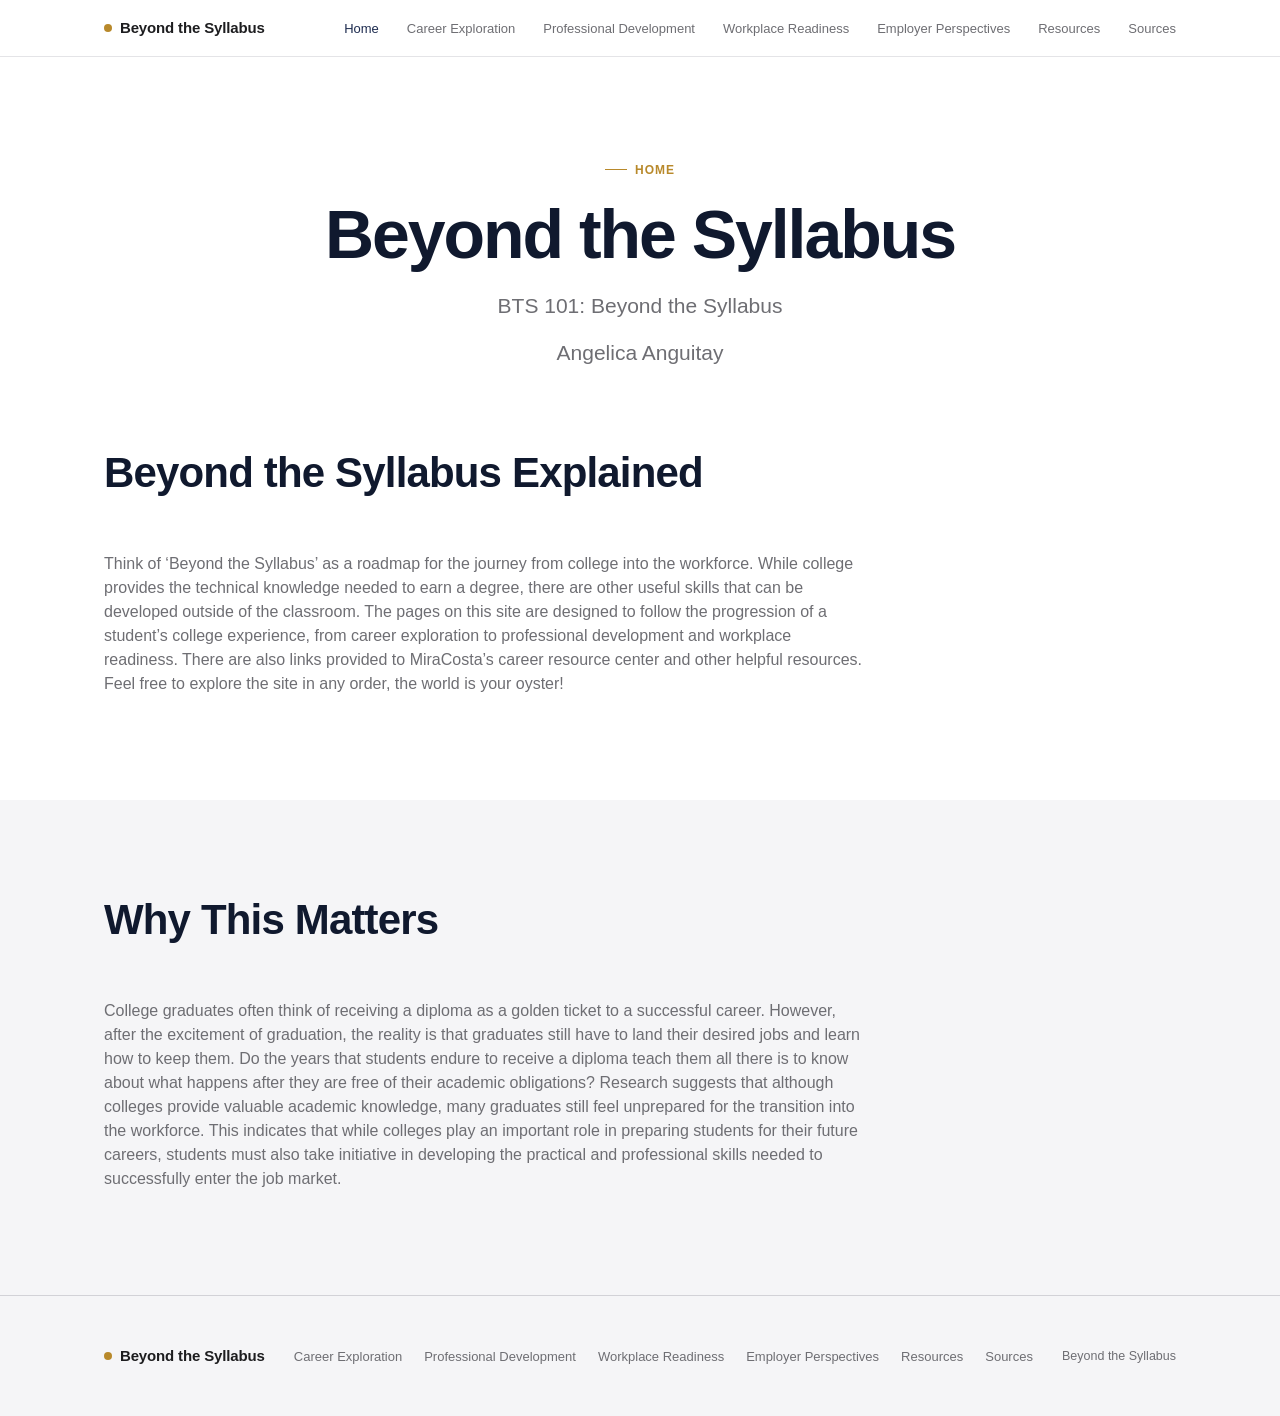
<file: index.html>
<!DOCTYPE html>
<html lang="en">
<head>
<meta charset="UTF-8" />
<meta name="viewport" content="width=device-width, initial-scale=1.0" />
<title>Beyond the Syllabus</title>
<link rel="stylesheet" href="styles.css" />
</head>
<body>

<nav class="nav">
  <div class="wrap">
    <a href="index.html" class="nav-mark"><span class="dot"></span> Beyond the Syllabus</a>
    <button class="nav-toggle" aria-label="Toggle menu">&#9776;</button>
    <ul class="nav-links">
      <li><a href="index.html" aria-current="page">Home</a></li>
      <li><a href="career-exploration.html">Career Exploration</a></li>
      <li><a href="professional-development.html">Professional Development</a></li>
      <li><a href="workplace-readiness.html">Workplace Readiness</a></li>
      <li><a href="employer-perspectives.html">Employer Perspectives</a></li>
      <li><a href="college-resources.html">Resources</a></li>
      <li><a href="sources.html">Sources</a></li>
    </ul>
  </div>
</nav>

<header class="hero">
  <div class="wrap">
    <span class="eyebrow">Home</span>
    <h1>Beyond the Syllabus</h1>
    <p class="lede">BTS 101: Beyond the Syllabus</p>
    <p class="lede" style="margin-top:-16px;">Angelica Anguitay</p>
  </div>
</header>

<section class="section">
  <div class="wrap">
    <div class="section-head reveal">
      <h2>Beyond the Syllabus Explained</h2>
    </div>
    <p class="reveal" style="max-width:760px;font-size:16px;color:var(--ink-soft);">Think of &lsquo;Beyond the Syllabus&rsquo; as a roadmap for the journey from college into the workforce. While college provides the technical knowledge needed to earn a degree, there are other useful skills that can be developed outside of the classroom. The pages on this site are designed to follow the progression of a student&rsquo;s college experience, from career exploration to professional development and workplace readiness. There are also links provided to MiraCosta&rsquo;s career resource center and other helpful resources. Feel free to explore the site in any order, the world is your oyster!</p>
  </div>
</section>

<section class="section section-soft">
  <div class="wrap">
    <div class="section-head reveal">
      <h2>Why This Matters</h2>
    </div>
    <p class="reveal" style="max-width:760px;font-size:16px;color:var(--ink-soft);">College graduates often think of receiving a diploma as a golden ticket to a successful career. However, after the excitement of graduation, the reality is that graduates still have to land their desired jobs and learn how to keep them. Do the years that students endure to receive a diploma teach them all there is to know about what happens after they are free of their academic obligations? Research suggests that although colleges provide valuable academic knowledge, many graduates still feel unprepared for the transition into the workforce. This indicates that while colleges play an important role in preparing students for their future careers, students must also take initiative in developing the practical and professional skills needed to successfully enter the job market.</p>
  </div>
</section>

<footer>
  <div class="wrap footer-grid">
    <span class="nav-mark"><span class="dot"></span> Beyond the Syllabus</span>
    <ul class="footer-links">
      <li><a href="career-exploration.html">Career Exploration</a></li>
      <li><a href="professional-development.html">Professional Development</a></li>
      <li><a href="workplace-readiness.html">Workplace Readiness</a></li>
      <li><a href="employer-perspectives.html">Employer Perspectives</a></li>
      <li><a href="college-resources.html">Resources</a></li>
      <li><a href="sources.html">Sources</a></li>
    </ul>
    <span class="footer-note">Beyond the Syllabus</span>
  </div>
</footer>

<script src="script.js"></script>
</body>
</html>
</file>
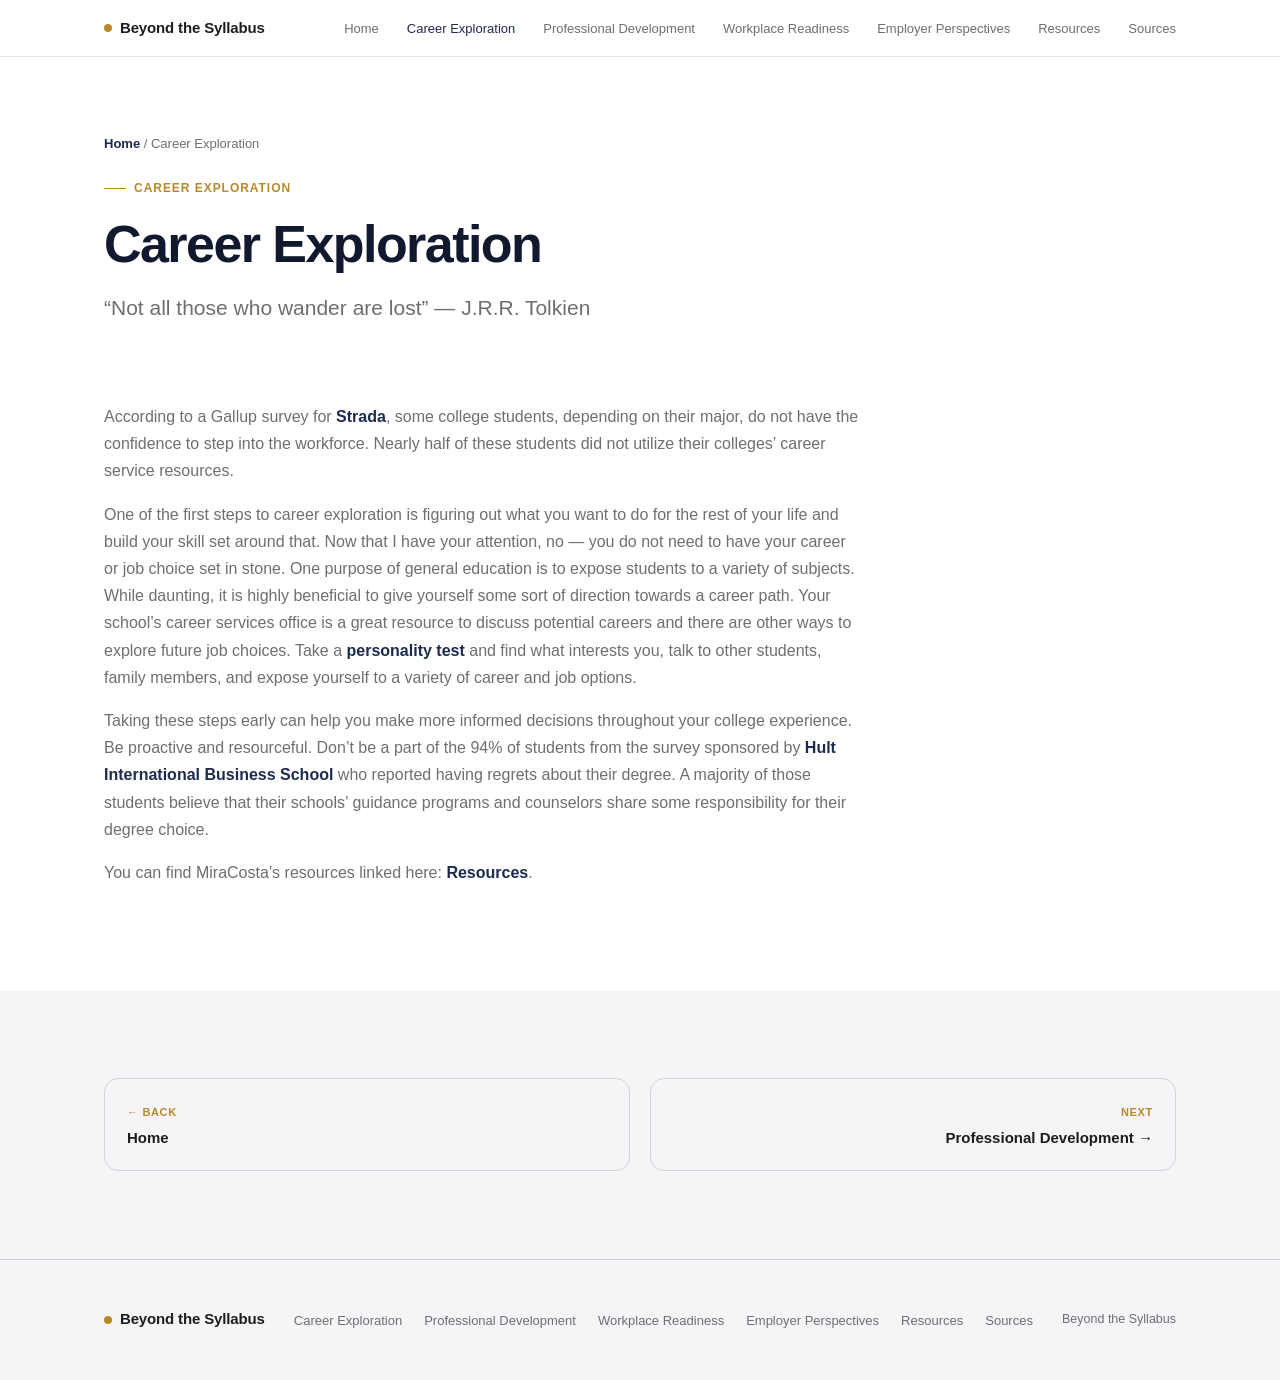
<file: career-exploration.html>
<!DOCTYPE html>
<html lang="en">
<head>
<meta charset="UTF-8" />
<meta name="viewport" content="width=device-width, initial-scale=1.0" />
<title>Career Exploration &mdash; Beyond the Syllabus</title>
<link rel="stylesheet" href="styles.css" />
</head>
<body>

<nav class="nav">
  <div class="wrap">
    <a href="index.html" class="nav-mark"><span class="dot"></span> Beyond the Syllabus</a>
    <button class="nav-toggle" aria-label="Toggle menu">&#9776;</button>
    <ul class="nav-links">
      <li><a href="index.html">Home</a></li>
      <li><a href="career-exploration.html" aria-current="page">Career Exploration</a></li>
      <li><a href="professional-development.html">Professional Development</a></li>
      <li><a href="workplace-readiness.html">Workplace Readiness</a></li>
      <li><a href="employer-perspectives.html">Employer Perspectives</a></li>
      <li><a href="college-resources.html">Resources</a></li>
      <li><a href="sources.html">Sources</a></li>
    </ul>
  </div>
</nav>

<header class="page-hero">
  <div class="wrap">
    <p class="crumb"><a href="index.html">Home</a> / Career Exploration</p>
    <span class="eyebrow">Career Exploration</span>
    <h1>Career Exploration</h1>
    <p class="lede">&ldquo;Not all those who wander are lost&rdquo; &mdash; J.R.R. Tolkien</p>
  </div>
</header>

<section class="section">
  <div class="wrap">
    <div style="max-width:760px;font-size:16px;color:var(--ink-soft);line-height:1.7;" class="reveal">
      <p>According to a Gallup survey for <a href="https://www.strada.org/reports/crisis-of-confidence-current-college-students-do-not-feel-prepared-for-the-workforce" style="color:var(--navy);font-weight:600;" target="_blank" rel="noopener">Strada</a>, some college students, depending on their major, do not have the confidence to step into the workforce. Nearly half of these students did not utilize their colleges&rsquo; career service resources.</p>
      <p>One of the first steps to career exploration is figuring out what you want to do for the rest of your life and build your skill set around that. Now that I have your attention, no &mdash; you do not need to have your career or job choice set in stone. One purpose of general education is to expose students to a variety of subjects. While daunting, it is highly beneficial to give yourself some sort of direction towards a career path. Your school&rsquo;s career services office is a great resource to discuss potential careers and there are other ways to explore future job choices. Take a <a href="https://www.16personalities.com/profiles/intp-t/f/dhozl1897" style="color:var(--navy);font-weight:600;" target="_blank" rel="noopener">personality test</a> and find what interests you, talk to other students, family members, and expose yourself to a variety of career and job options.</p>
      <p>Taking these steps early can help you make more informed decisions throughout your college experience. Be proactive and resourceful. Don&rsquo;t be a part of the 94% of students from the survey sponsored by <a href="https://www.hult.edu/blog/wi_skills_survey/" style="color:var(--navy);font-weight:600;" target="_blank" rel="noopener">Hult International Business School</a> who reported having regrets about their degree. A majority of those students believe that their schools&rsquo; guidance programs and counselors share some responsibility for their degree choice.</p>
      <p>You can find MiraCosta&rsquo;s resources linked here: <a href="college-resources.html" style="color:var(--navy);font-weight:600;">Resources</a>.</p>
    </div>
  </div>
</section>

<section class="section section-soft">
  <div class="wrap">
    <div class="pagenav reveal">
      <a href="index.html"><span class="dir">&larr; Back</span><div class="title">Home</div></a>
      <a href="professional-development.html" class="next"><span class="dir">Next</span><div class="title">Professional Development &rarr;</div></a>
    </div>
  </div>
</section>

<footer>
  <div class="wrap footer-grid">
    <span class="nav-mark"><span class="dot"></span> Beyond the Syllabus</span>
    <ul class="footer-links">
      <li><a href="career-exploration.html">Career Exploration</a></li>
      <li><a href="professional-development.html">Professional Development</a></li>
      <li><a href="workplace-readiness.html">Workplace Readiness</a></li>
      <li><a href="employer-perspectives.html">Employer Perspectives</a></li>
      <li><a href="college-resources.html">Resources</a></li>
      <li><a href="sources.html">Sources</a></li>
    </ul>
    <span class="footer-note">Beyond the Syllabus</span>
  </div>
</footer>

<script src="script.js"></script>
</body>
</html>
</file>
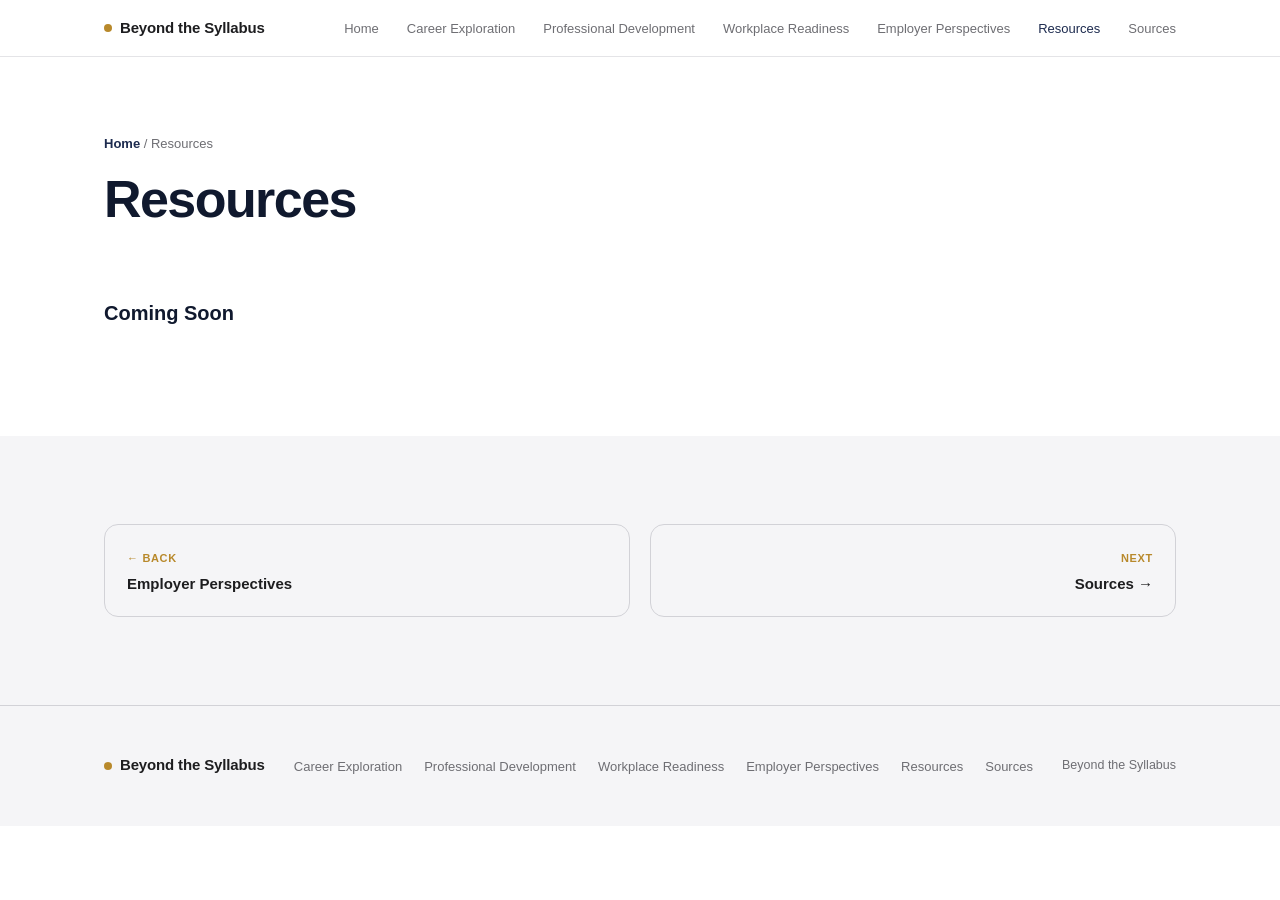
<file: college-resources.html>
<!DOCTYPE html>
<html lang="en">
<head>
<meta charset="UTF-8" />
<meta name="viewport" content="width=device-width, initial-scale=1.0" />
<title>Resources &mdash; Beyond the Syllabus</title>
<link rel="stylesheet" href="styles.css" />
</head>
<body>

<nav class="nav">
  <div class="wrap">
    <a href="index.html" class="nav-mark"><span class="dot"></span> Beyond the Syllabus</a>
    <button class="nav-toggle" aria-label="Toggle menu">&#9776;</button>
    <ul class="nav-links">
      <li><a href="index.html">Home</a></li>
      <li><a href="career-exploration.html">Career Exploration</a></li>
      <li><a href="professional-development.html">Professional Development</a></li>
      <li><a href="workplace-readiness.html">Workplace Readiness</a></li>
      <li><a href="employer-perspectives.html">Employer Perspectives</a></li>
      <li><a href="college-resources.html" aria-current="page">Resources</a></li>
      <li><a href="sources.html">Sources</a></li>
    </ul>
  </div>
</nav>

<header class="page-hero">
  <div class="wrap">
    <p class="crumb"><a href="index.html">Home</a> / Resources</p>
    <h1>Resources</h1>
  </div>
</header>

<section class="section">
  <div class="wrap">
    <p class="reveal" style="font-size:20px;font-weight:700;color:var(--navy-deep);">Coming Soon</p>
  </div>
</section>

<section class="section section-soft">
  <div class="wrap">
    <div class="pagenav reveal">
      <a href="employer-perspectives.html"><span class="dir">&larr; Back</span><div class="title">Employer Perspectives</div></a>
      <a href="sources.html" class="next"><span class="dir">Next</span><div class="title">Sources &rarr;</div></a>
    </div>
  </div>
</section>

<footer>
  <div class="wrap footer-grid">
    <span class="nav-mark"><span class="dot"></span> Beyond the Syllabus</span>
    <ul class="footer-links">
      <li><a href="career-exploration.html">Career Exploration</a></li>
      <li><a href="professional-development.html">Professional Development</a></li>
      <li><a href="workplace-readiness.html">Workplace Readiness</a></li>
      <li><a href="employer-perspectives.html">Employer Perspectives</a></li>
      <li><a href="college-resources.html">Resources</a></li>
      <li><a href="sources.html">Sources</a></li>
    </ul>
    <span class="footer-note">Beyond the Syllabus</span>
  </div>
</footer>

<script src="script.js"></script>
</body>
</html>
</file>
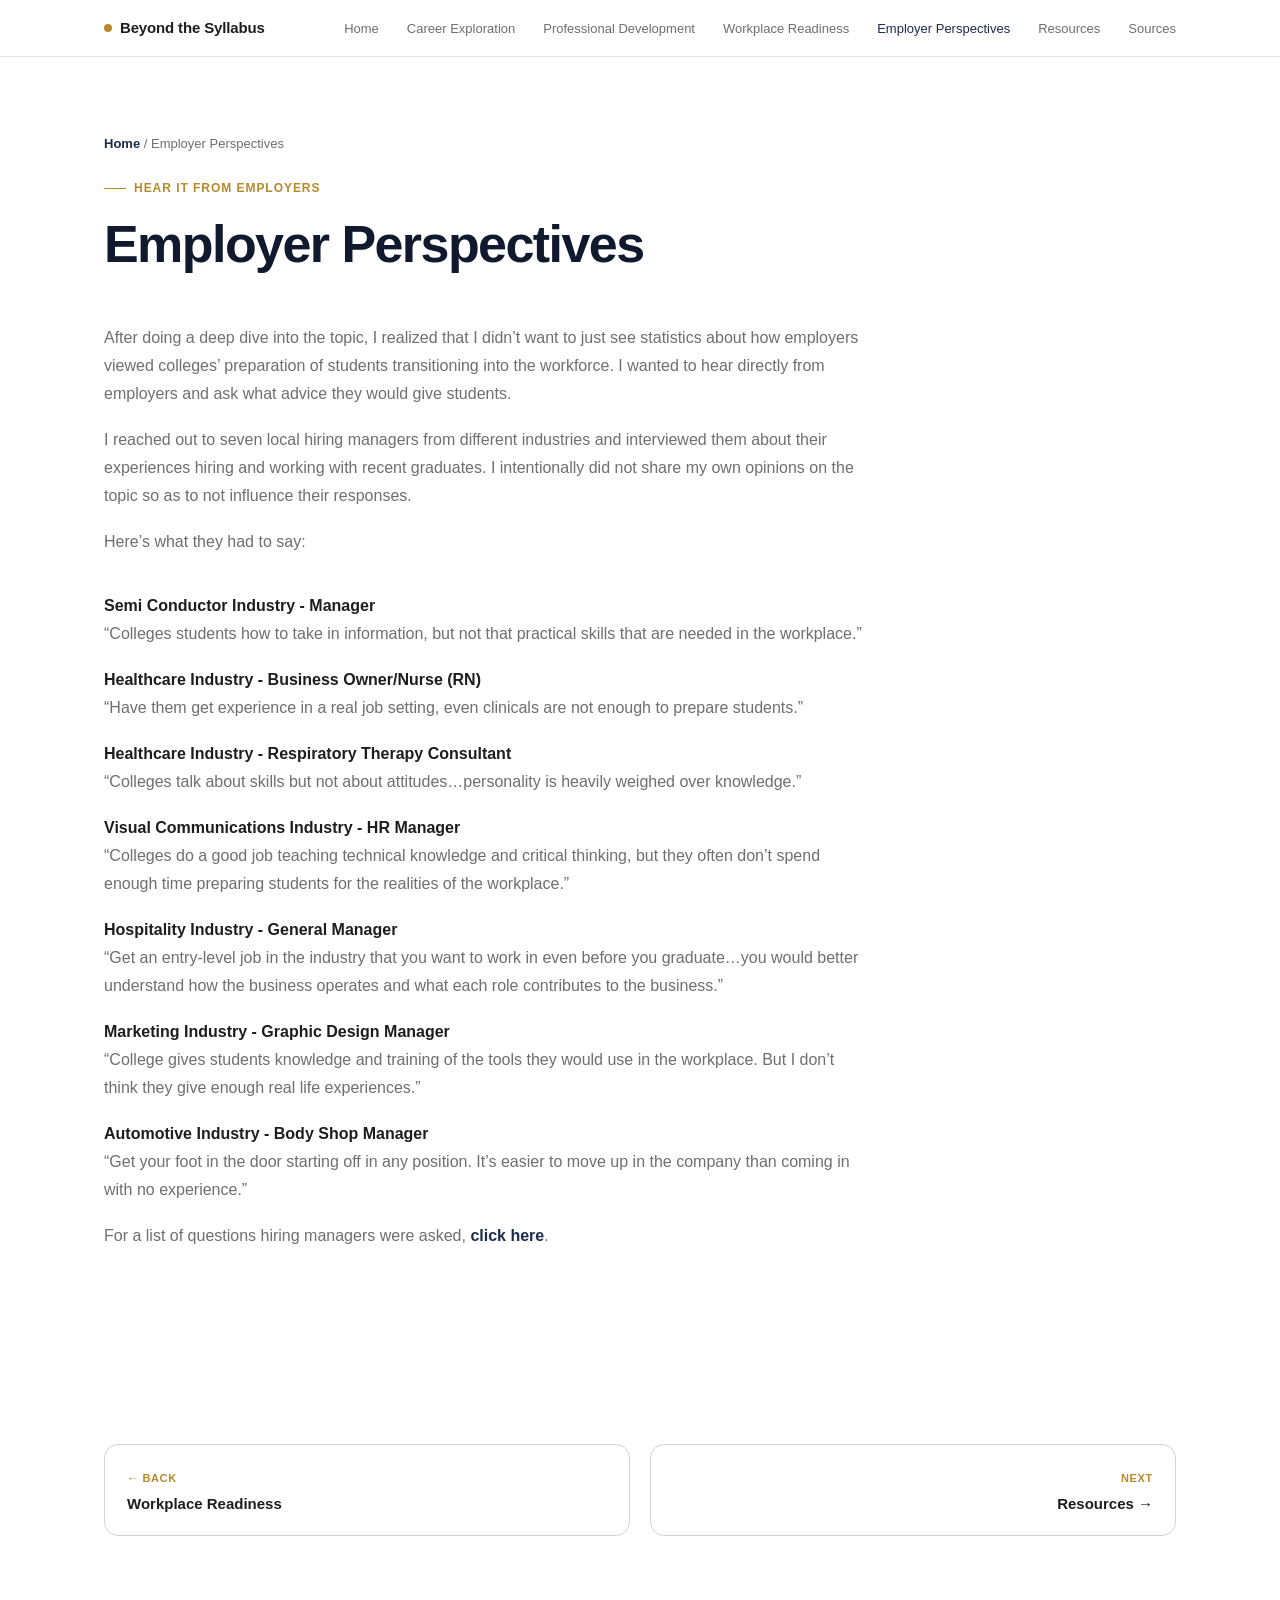
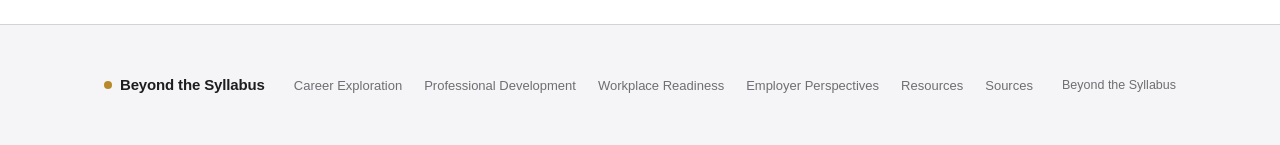
<file: employer-perspectives.html>
<!DOCTYPE html>
<html lang="en">
<head>
<meta charset="UTF-8" />
<meta name="viewport" content="width=device-width, initial-scale=1.0" />
<title>Employer Perspectives &mdash; Beyond the Syllabus</title>
<link rel="stylesheet" href="styles.css" />
</head>
<body>

<nav class="nav">
  <div class="wrap">
    <a href="index.html" class="nav-mark"><span class="dot"></span> Beyond the Syllabus</a>
    <button class="nav-toggle" aria-label="Toggle menu">&#9776;</button>
    <ul class="nav-links">
      <li><a href="index.html">Home</a></li>
      <li><a href="career-exploration.html">Career Exploration</a></li>
      <li><a href="professional-development.html">Professional Development</a></li>
      <li><a href="workplace-readiness.html">Workplace Readiness</a></li>
      <li><a href="employer-perspectives.html" aria-current="page">Employer Perspectives</a></li>
      <li><a href="college-resources.html">Resources</a></li>
      <li><a href="sources.html">Sources</a></li>
    </ul>
  </div>
</nav>

<header class="page-hero">
  <div class="wrap">
    <p class="crumb"><a href="index.html">Home</a> / Employer Perspectives</p>
    <span class="eyebrow">Hear it from employers</span>
    <h1>Employer Perspectives</h1>
  </div>
</header>

<section class="section">
  <div class="wrap">
    <div class="prose reveal">
      <p>After doing a deep dive into the topic, I realized that I didn&rsquo;t want to just see statistics about how employers viewed colleges&rsquo; preparation of students transitioning into the workforce. I wanted to hear directly from employers and ask what advice they would give students.</p>
      <p>I reached out to seven local hiring managers from different industries and interviewed them about their experiences hiring and working with recent graduates. I intentionally did not share my own opinions on the topic so as to not influence their responses.</p>
      <p>Here&rsquo;s what they had to say:</p>
    </div>

    <div class="prose reveal" style="margin-top:36px;">
      <p><strong>Semi Conductor Industry - Manager</strong><br>
      &ldquo;Colleges students how to take in information, but not that practical skills that are needed in the workplace.&rdquo;</p>

      <p><strong>Healthcare Industry - Business Owner/Nurse (RN)</strong><br>
      &ldquo;Have them get experience in a real job setting, even clinicals are not enough to prepare students.&rdquo;</p>

      <p><strong>Healthcare Industry - Respiratory Therapy Consultant</strong><br>
      &ldquo;Colleges talk about skills but not about attitudes&hellip;personality is heavily weighed over knowledge.&rdquo;</p>

      <p><strong>Visual Communications Industry - HR Manager</strong><br>
      &ldquo;Colleges do a good job teaching technical knowledge and critical thinking, but they often don&rsquo;t spend enough time preparing students for the realities of the workplace.&rdquo;</p>

      <p><strong>Hospitality Industry - General Manager</strong><br>
      &ldquo;Get an entry-level job in the industry that you want to work in even before you graduate&hellip;you would better understand how the business operates and what each role contributes to the business.&rdquo;</p>

      <p><strong>Marketing Industry - Graphic Design Manager</strong><br>
      &ldquo;College gives students knowledge and training of the tools they would use in the workplace. But I don&rsquo;t think they give enough real life experiences.&rdquo;</p>

      <p><strong>Automotive Industry - Body Shop Manager</strong><br>
      &ldquo;Get your foot in the door starting off in any position. It&rsquo;s easier to move up in the company than coming in with no experience.&rdquo;</p>

      <p>For a list of questions hiring managers were asked, <a href="employer-questionnaire.pdf" target="_blank" rel="noopener">click here</a>.</p>
    </div>

  </div>
</section>

<section class="section">
  <div class="wrap">
    <div class="pagenav reveal">
      <a href="workplace-readiness.html"><span class="dir">&larr; Back</span><div class="title">Workplace Readiness</div></a>
      <a href="college-resources.html" class="next"><span class="dir">Next</span><div class="title">Resources &rarr;</div></a>
    </div>
  </div>
</section>

<footer>
  <div class="wrap footer-grid">
    <span class="nav-mark"><span class="dot"></span> Beyond the Syllabus</span>
    <ul class="footer-links">
      <li><a href="career-exploration.html">Career Exploration</a></li>
      <li><a href="professional-development.html">Professional Development</a></li>
      <li><a href="workplace-readiness.html">Workplace Readiness</a></li>
      <li><a href="employer-perspectives.html">Employer Perspectives</a></li>
      <li><a href="college-resources.html">Resources</a></li>
      <li><a href="sources.html">Sources</a></li>
    </ul>
    <span class="footer-note">Beyond the Syllabus</span>
  </div>
</footer>

<script src="script.js"></script>
</body>
</html>
</file>
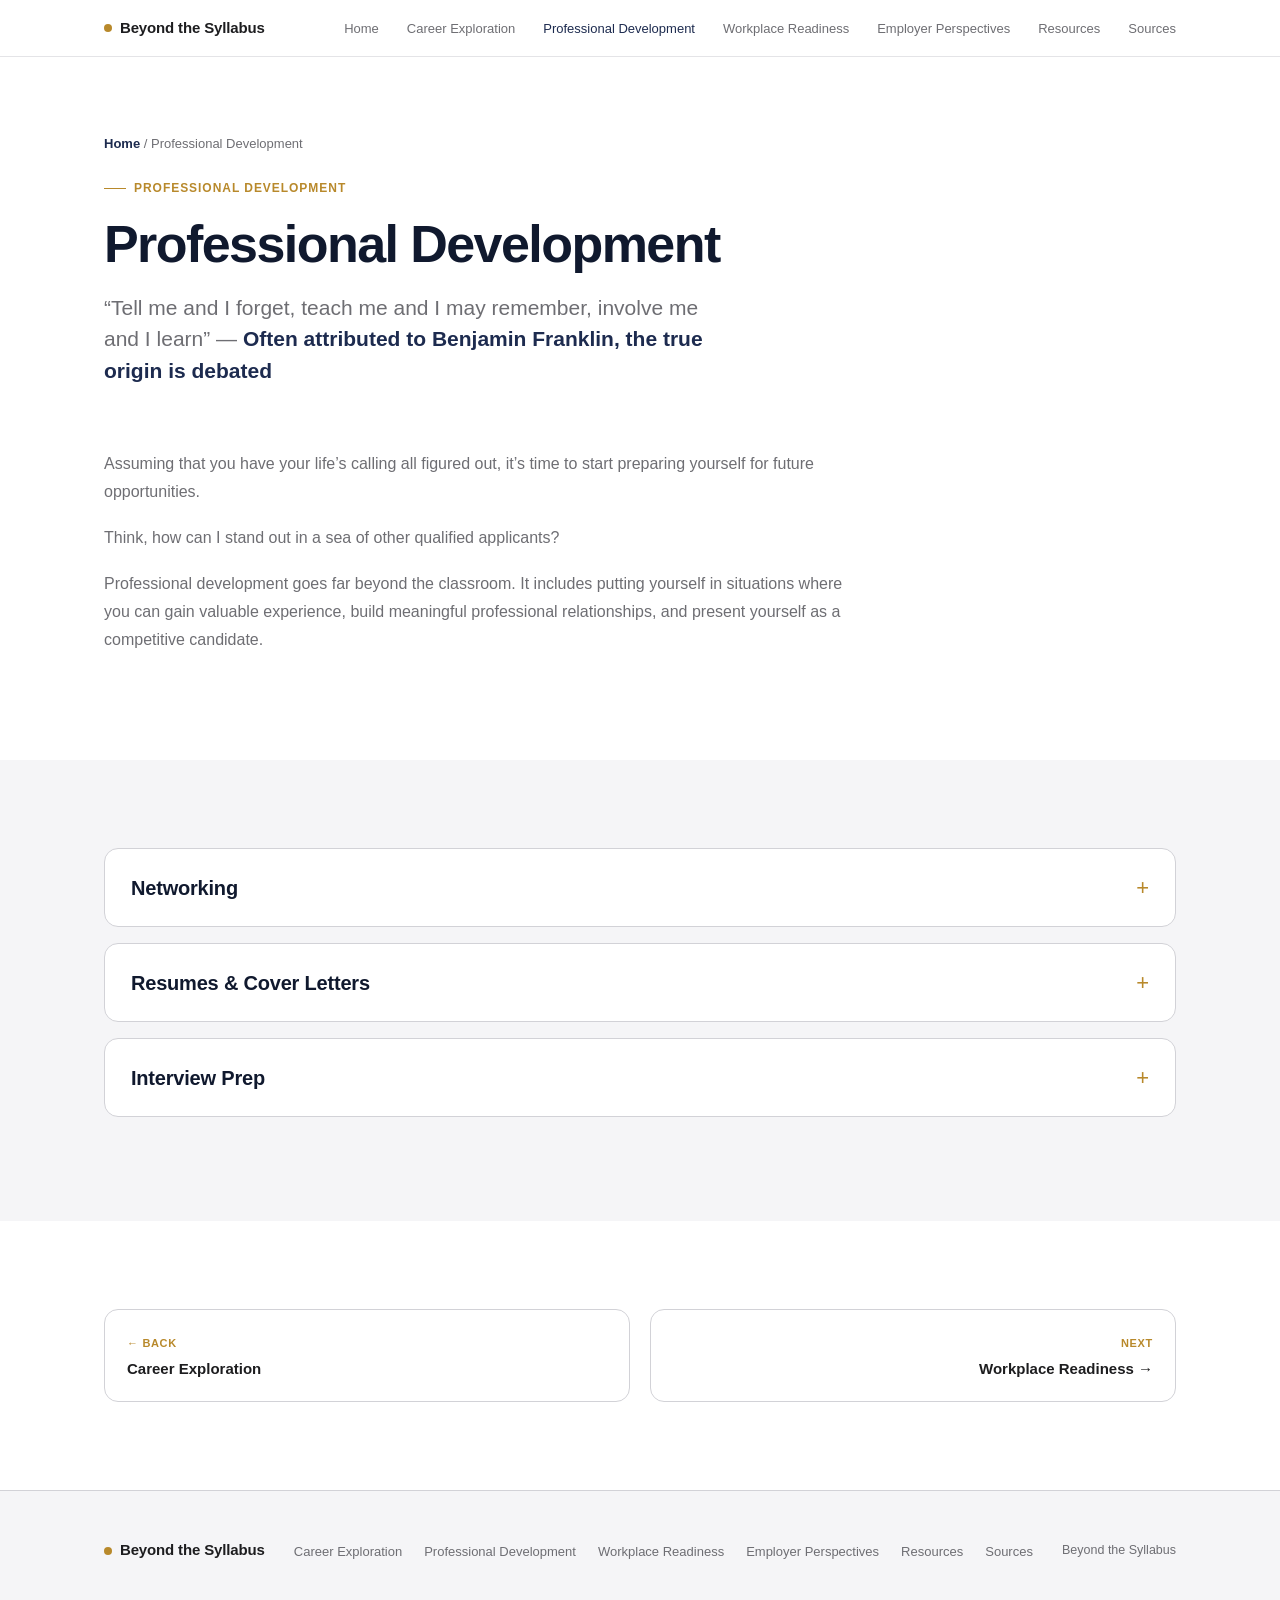
<file: professional-development.html>
<!DOCTYPE html>
<html lang="en">
<head>
<meta charset="UTF-8" />
<meta name="viewport" content="width=device-width, initial-scale=1.0" />
<title>Professional Development &mdash; Beyond the Syllabus</title>
<link rel="stylesheet" href="styles.css" />
</head>
<body>

<nav class="nav">
  <div class="wrap">
    <a href="index.html" class="nav-mark"><span class="dot"></span> Beyond the Syllabus</a>
    <button class="nav-toggle" aria-label="Toggle menu">&#9776;</button>
    <ul class="nav-links">
      <li><a href="index.html">Home</a></li>
      <li><a href="career-exploration.html">Career Exploration</a></li>
      <li><a href="professional-development.html" aria-current="page">Professional Development</a></li>
      <li><a href="workplace-readiness.html">Workplace Readiness</a></li>
      <li><a href="employer-perspectives.html">Employer Perspectives</a></li>
      <li><a href="college-resources.html">Resources</a></li>
      <li><a href="sources.html">Sources</a></li>
    </ul>
  </div>
</nav>

<header class="page-hero">
  <div class="wrap">
    <p class="crumb"><a href="index.html">Home</a> / Professional Development</p>
    <span class="eyebrow">Professional Development</span>
    <h1>Professional Development</h1>
    <p class="lede">&ldquo;Tell me and I forget, teach me and I may remember, involve me and I learn&rdquo; &mdash; <a href="https://quoteinvestigator.com/2019/02/27/tell/" style="color:var(--navy);font-weight:600;" target="_blank" rel="noopener">Often attributed to Benjamin Franklin, the true origin is debated</a></p>
  </div>
</header>

<section class="section">
  <div class="wrap">
    <div class="prose reveal">
      <p>Assuming that you have your life&rsquo;s calling all figured out, it&rsquo;s time to start preparing yourself for future opportunities.</p>
      <p>Think, how can I stand out in a sea of other qualified applicants?</p>
      <p>Professional development goes far beyond the classroom. It includes putting yourself in situations where you can gain valuable experience, build meaningful professional relationships, and present yourself as a competitive candidate.</p>
    </div>
  </div>
</section>

<section class="section section-soft">
  <div class="wrap">

    <details class="accordion reveal">
      <summary>Networking</summary>
      <div class="accordion-body prose">
        <p>Speaking as a remote employee, most of my social interaction involves conversing with family, digital communication with co-workers and customers, and asking Alexa to add tasks to my to-do list. In today&rsquo;s post-pandemic, technology-driven world, it can be more challenging to build authentic and meaningful professional relationships. This places greater importance on students to learn how to network effectively and intentionally.</p>
        <p>According to a <a href="https://news.gallup.com/poll/315500/college-alumni-room-job-skill-improvement.aspx" target="_blank" rel="noopener">Gallup</a> survey that asked college graduates which job skills they felt they needed more training in, close to half replied with networking. While colleges may offer career fairs, alumni directories and other networking opportunities, a <a href="https://www.timeshighereducation.com/campus/three-steps-unearth-hidden-curriculum-networking" target="_blank" rel="noopener">Times Higher Education article by Julia Freeland Fisher</a> points out that providing access to these resources aren&rsquo;t enough. The article explains, &ldquo;if students don&rsquo;t know how to ask faculty for help, approach prospective employers at a job fair&hellip;simply brokering access to employers or alumni will not yield results.&rdquo; As students, we can take a proactive approach to closing the gap between what is taught in a traditional classroom setting and what is needed to successfully transition into the workforce.</p>
        <p>You&rsquo;re probably thinking, so how can I learn how to network? Whether you&rsquo;re an introvert or not, it can be intimidating to approach a stranger or attend an event where you don&rsquo;t know anyone. Start close to home. Practice introducing yourself and having conversations with people you already feel comfortable talking to like a family member, close friend, professor, or counselor. Ask open ended questions that genuinely interest you and relate to the other person&rsquo;s experiences. The point is to build confidence in starting conversations without overthinking every interaction.</p>
        <p><strong>Instead of asking:</strong> &ldquo;What do you do for work?&rdquo;<br>
        <strong>Try asking this:</strong> &ldquo;What advice would you give someone interested in working in your field?&rdquo;</p>
        <p>Networking opportunities can exist anywhere. Earlier this year, I attended an industry convention for work and was invited by a few colleagues to meet in the hotel lobby. A slew of professionals from other companies piled in with them to catch the last hour before last call. After a few quick introductions, I was asked &ldquo;If we were to open a restaurant and you were asked to contribute to the menu a dish that you consider to be your best recipe, what would you make?&rdquo; It was a fun conversation, and I wasn&rsquo;t the only one that was asked. Most everyone there had met a few days prior or had known each other for years from working in the industry, but I still felt included. Networking doesn&rsquo;t always have to be about work or careers. Sometimes it&rsquo;s simply about getting to know people and allowing yourself to be genuine, and letting professional relationships develop organically.</p>

        <h3>Put Yourself Out There:</h3>
        <ul>
          <li>Inform yourself of on-campus school events
            <ul>
              <li><a href="https://www.miracosta.edu/events.html" target="_blank" rel="noopener">MiraCosta Event Calendar</a></li>
              <li>Career fairs</li>
              <li>Club rushes</li>
              <li>Volunteer events</li>
            </ul>
          </li>
          <li>Industry events
            <ul>
              <li>Attend seminars and industry networking events pertaining to your area of interest
                <ul>
                  <li>It doesn&rsquo;t have to be directly related to your major/career</li>
                  <li>The goal is to expand your network beyond the school system</li>
                  <li>Eventbrite
                    <ul>
                      <li>Filter events by industry (business, healthcare, etc.)</li>
                    </ul>
                  </li>
                </ul>
              </li>
            </ul>
          </li>
          <li>LinkedIn
            <ul>
              <li>Follow companies and organizations in industries that interest you</li>
              <li>Engage professionally by commenting on posts</li>
              <li>Connect with professionals you meet through networking events, internships, and work experience</li>
            </ul>
          </li>
          <li><a href="https://www.miracosta.edu/student-services/career-center/index.html" target="_blank" rel="noopener">Career Center</a></li>
          <li><a href="https://www.miracosta.edu/student-services/career-center/student-resources/index.html" target="_blank" rel="noopener">Resources for Students</a></li>
          <li><a href="https://commed.miracosta.edu/public/category/programArea.do?method=load&amp;selectedProgramAreaId=1016641" target="_blank" rel="noopener">Work Skills &amp; Certification Training</a></li>
        </ul>
      </div>
    </details>

    <details class="accordion reveal">
      <summary>Resumes &amp; Cover Letters</summary>
      <div class="accordion-body prose">
        <p>Your resume and cover letter help paint a picture of your knowledge, skills, and job related experience before you can step into an interview. Below is a link for MiraCosta&rsquo;s resume and cover letter resource center to help create or update your resume as well as additional tips and resources.</p>
        <h3>MiraCosta Resume and Cover Letter:</h3>
        <ul>
          <li><a href="https://miracosta.edu/student-services/career-center/student-resources/write-a-resume-cover-letter.html" target="_blank" rel="noopener">Write a Resume and Cover Letter</a></li>
        </ul>
      </div>
    </details>

    <details class="accordion reveal">
      <summary>Interview Prep</summary>
      <div class="accordion-body prose">
        <h3>MiraCosta&rsquo;s Interview Resource:</h3>
        <ul>
          <li><a href="https://www.miracosta.edu/student-services/career-center/student-resources/interview-prep.html" target="_blank" rel="noopener">Prepare for Your Interview</a></li>
        </ul>
        <p>In addition to MiraCosta&rsquo;s interview resources, the following tips are based on my own interviewing experiences, both as a candidate and as someone actively involved in the hiring process at my current employment.</p>
        <ul>
          <li>Before the interview
            <ul>
              <li>Print and bring a copy of your resume (and cover letter) to the interview</li>
              <li>Research the company you&rsquo;re applying for
                <ul>
                  <li>Look up the company website</li>
                  <li>Read the &lsquo;About&rsquo; page on the site</li>
                  <li>What are their core values?</li>
                  <li>Look for recent company news or accomplishments</li>
                  <li>Know your audience
                    <ul>
                      <li>Who is interviewing you?</li>
                      <li>Is it a panel interview?</li>
                      <li>Do you know the job titles of the interviewers?</li>
                      <li>I was told a story from a previous colleague about a sales pitch gone wrong. The person with the sales pitch completely ignored the top brass/decision maker in the room and only directed his attention to one person instead of addressing the room.</li>
                    </ul>
                  </li>
                </ul>
              </li>
            </ul>
          </li>
          <li>Common questions
            <ul>
              <li>When researching the company, look up common questions asked in that industry</li>
              <li>Previous candidates may even post interview questions online that can help you better prepare</li>
            </ul>
          </li>
          <li>Practice interviewing
            <ul>
              <li>Ask someone to role play in a mock interview, if unavailable, ask yourself the questions and answer back</li>
              <li>Some interview questions may ask scenario-based questions, if you cannot come up with a specific scenario, instead, provide an answer of what you would do if you came across that situation</li>
              <li>If you cannot think of an answer right away or &lsquo;blank out&rsquo;, ask the interviewer if you can come back to that question later
                <ul>
                  <li>Bring a paper and pen during the interview</li>
                  <li>You could have a question you may want to ask after the interview</li>
                </ul>
              </li>
              <li>You may want to incorporate some of the company&rsquo;s core values in your answers, only if they feel genuine</li>
            </ul>
          </li>
          <li>Questions to ask the interviewer
            <ul>
              <li>Avoid asking questions that can be answered by looking on the company&rsquo;s website</li>
              <li>Ask open-ended questions about the role, team, or company unless it&rsquo;s about salary and benefits
                <ul>
                  <li>If the job posting or interviewer did not provide information about the salary range, benefits (health insurance, 401k, PTO, etc.)</li>
                </ul>
              </li>
              <li>Sample questions:
                <ul>
                  <li>What do you enjoy most about working here? (Gives you a chance to get to know the company culture)</li>
                  <li>What qualities do you think makes someone successful in this role? (Provides insight on what skills and traits the hiring manager values the most)</li>
                  <li>What does a typical day look like in this position? (Gives the interviewer a chance to clarify responsibilities)</li>
                  <li>What is your anticipated timeline to fill this position? (Sets expectation of when you can expect to hear back)</li>
                </ul>
              </li>
              <li>Choose questions that help you better understand the role, the team, and the hiring manager&rsquo;s expectations. The goal is to have a genuine conversation outside of their list of standard interview questions. Remember, interviews aren&rsquo;t just for companies to determine if you&rsquo;re the right fit, it&rsquo;s also your opportunity to decide if the company is the right fit for you.</li>
            </ul>
          </li>
          <li>Follow-up emails
            <ul>
              <li>Send a quick thank you email within 24 hours of your interview
                <ul>
                  <li>Thank the interviewer for their time and opportunity</li>
                  <li>Be personal, mention something specific that was discussed during the interview</li>
                </ul>
              </li>
              <li>Follow up again only after the timeline discussed during the interview has passed and you have not received an update</li>
            </ul>
          </li>
        </ul>
      </div>
    </details>

  </div>
</section>

<section class="section">
  <div class="wrap">
    <div class="pagenav reveal">
      <a href="career-exploration.html"><span class="dir">&larr; Back</span><div class="title">Career Exploration</div></a>
      <a href="workplace-readiness.html" class="next"><span class="dir">Next</span><div class="title">Workplace Readiness &rarr;</div></a>
    </div>
  </div>
</section>

<footer>
  <div class="wrap footer-grid">
    <span class="nav-mark"><span class="dot"></span> Beyond the Syllabus</span>
    <ul class="footer-links">
      <li><a href="career-exploration.html">Career Exploration</a></li>
      <li><a href="professional-development.html">Professional Development</a></li>
      <li><a href="workplace-readiness.html">Workplace Readiness</a></li>
      <li><a href="employer-perspectives.html">Employer Perspectives</a></li>
      <li><a href="college-resources.html">Resources</a></li>
      <li><a href="sources.html">Sources</a></li>
    </ul>
    <span class="footer-note">Beyond the Syllabus</span>
  </div>
</footer>

<script src="script.js"></script>
</body>
</html>
</file>
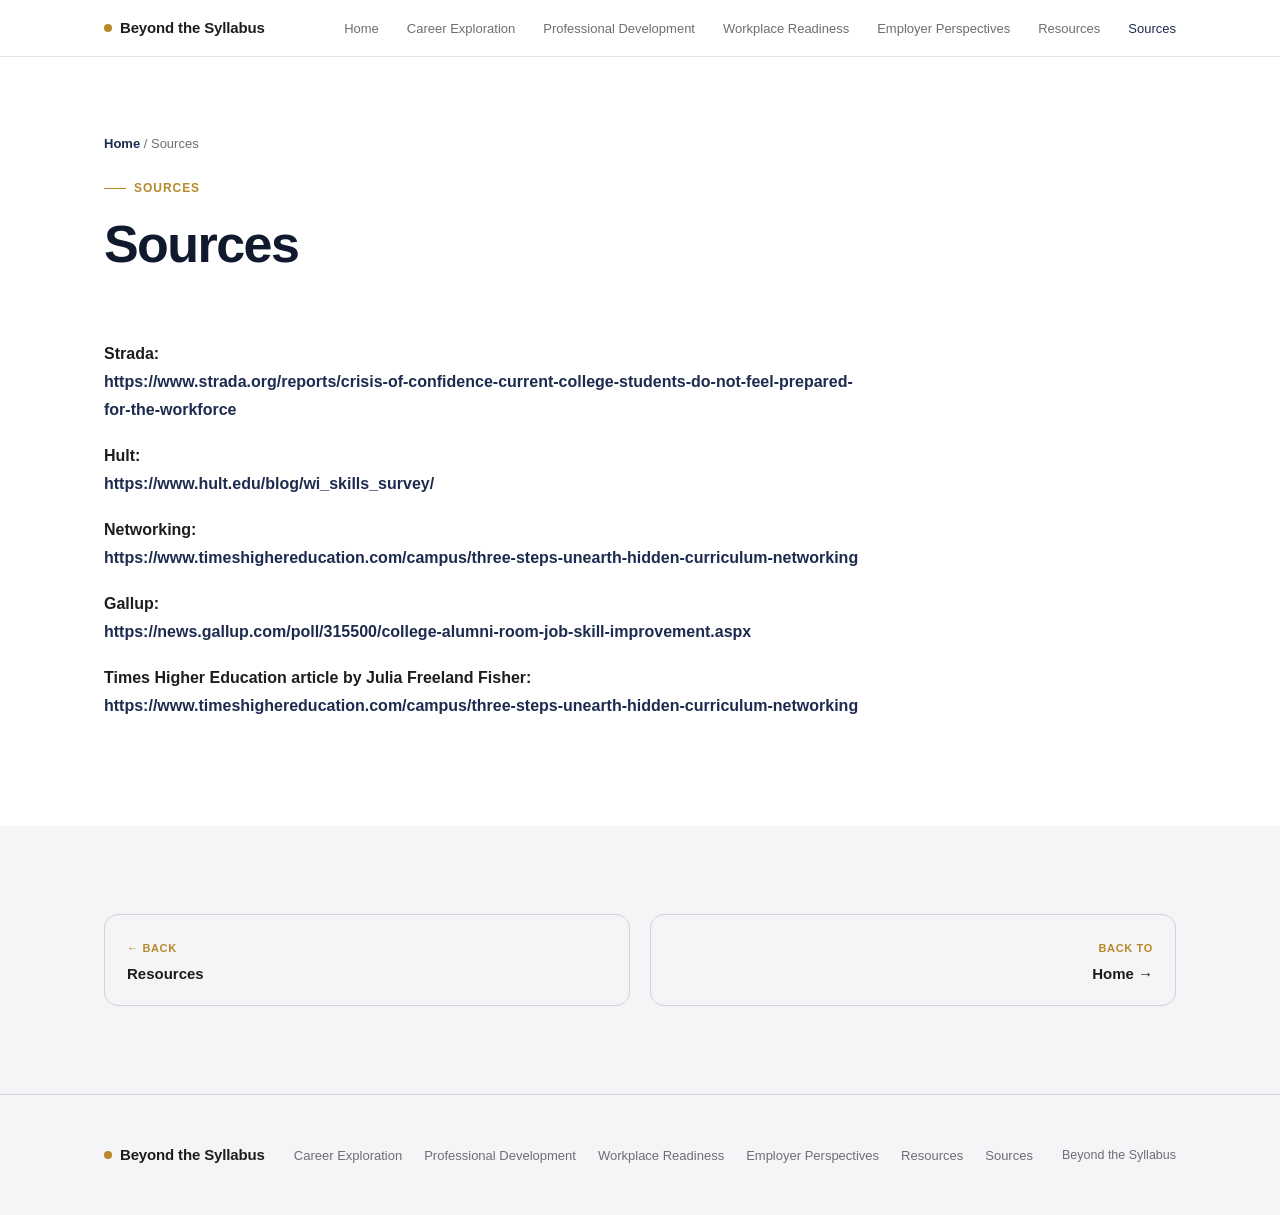
<file: sources.html>
<!DOCTYPE html>
<html lang="en">
<head>
<meta charset="UTF-8" />
<meta name="viewport" content="width=device-width, initial-scale=1.0" />
<title>Sources &mdash; Beyond the Syllabus</title>
<link rel="stylesheet" href="styles.css" />
</head>
<body>

<nav class="nav">
  <div class="wrap">
    <a href="index.html" class="nav-mark"><span class="dot"></span> Beyond the Syllabus</a>
    <button class="nav-toggle" aria-label="Toggle menu">&#9776;</button>
    <ul class="nav-links">
      <li><a href="index.html">Home</a></li>
      <li><a href="career-exploration.html">Career Exploration</a></li>
      <li><a href="professional-development.html">Professional Development</a></li>
      <li><a href="workplace-readiness.html">Workplace Readiness</a></li>
      <li><a href="employer-perspectives.html">Employer Perspectives</a></li>
      <li><a href="college-resources.html">Resources</a></li>
      <li><a href="sources.html" aria-current="page">Sources</a></li>
    </ul>
  </div>
</nav>

<header class="page-hero">
  <div class="wrap">
    <p class="crumb"><a href="index.html">Home</a> / Sources</p>
    <span class="eyebrow">Sources</span>
    <h1>Sources</h1>
  </div>
</header>

<section class="section">
  <div class="wrap">
    <ul class="prose reveal" style="list-style:none;padding:0;">
      <li style="margin-bottom:18px;"><strong>Strada:</strong><br><a href="https://www.strada.org/reports/crisis-of-confidence-current-college-students-do-not-feel-prepared-for-the-workforce" target="_blank" rel="noopener">https://www.strada.org/reports/crisis-of-confidence-current-college-students-do-not-feel-prepared-for-the-workforce</a></li>
      <li style="margin-bottom:18px;"><strong>Hult:</strong><br><a href="https://www.hult.edu/blog/wi_skills_survey/" target="_blank" rel="noopener">https://www.hult.edu/blog/wi_skills_survey/</a></li>
      <li style="margin-bottom:18px;"><strong>Networking:</strong><br><a href="https://www.timeshighereducation.com/campus/three-steps-unearth-hidden-curriculum-networking" target="_blank" rel="noopener">https://www.timeshighereducation.com/campus/three-steps-unearth-hidden-curriculum-networking</a></li>
      <li style="margin-bottom:18px;"><strong>Gallup:</strong><br><a href="https://news.gallup.com/poll/315500/college-alumni-room-job-skill-improvement.aspx" target="_blank" rel="noopener">https://news.gallup.com/poll/315500/college-alumni-room-job-skill-improvement.aspx</a></li>
      <li style="margin-bottom:18px;"><strong>Times Higher Education article by Julia Freeland Fisher:</strong><br><a href="https://www.timeshighereducation.com/campus/three-steps-unearth-hidden-curriculum-networking" target="_blank" rel="noopener">https://www.timeshighereducation.com/campus/three-steps-unearth-hidden-curriculum-networking</a></li>
    </ul>
  </div>
</section>

<section class="section section-soft">
  <div class="wrap">
    <div class="pagenav reveal">
      <a href="college-resources.html"><span class="dir">&larr; Back</span><div class="title">Resources</div></a>
      <a href="index.html" class="next"><span class="dir">Back to</span><div class="title">Home &rarr;</div></a>
    </div>
  </div>
</section>

<footer>
  <div class="wrap footer-grid">
    <span class="nav-mark"><span class="dot"></span> Beyond the Syllabus</span>
    <ul class="footer-links">
      <li><a href="career-exploration.html">Career Exploration</a></li>
      <li><a href="professional-development.html">Professional Development</a></li>
      <li><a href="workplace-readiness.html">Workplace Readiness</a></li>
      <li><a href="employer-perspectives.html">Employer Perspectives</a></li>
      <li><a href="college-resources.html">Resources</a></li>
      <li><a href="sources.html">Sources</a></li>
    </ul>
    <span class="footer-note">Beyond the Syllabus</span>
  </div>
</footer>

<script src="script.js"></script>
</body>
</html>
</file>
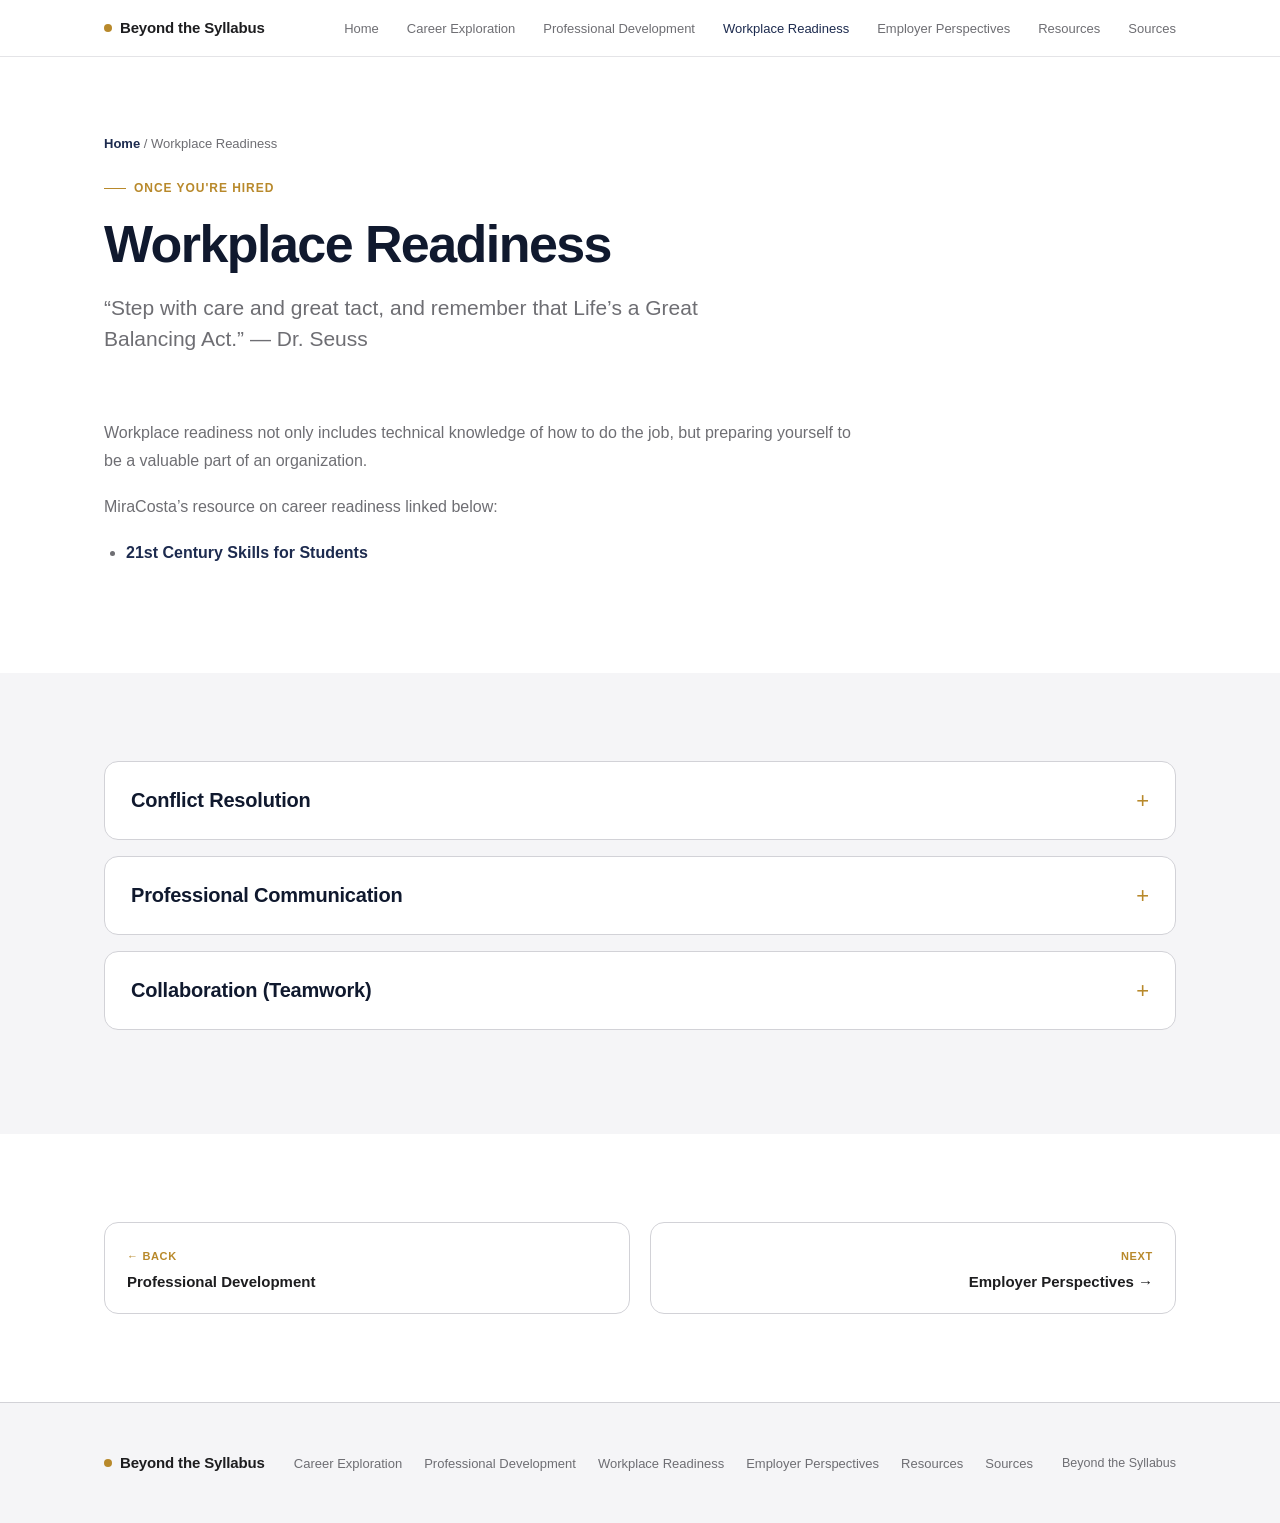
<file: workplace-readiness.html>
<!DOCTYPE html>
<html lang="en">
<head>
<meta charset="UTF-8" />
<meta name="viewport" content="width=device-width, initial-scale=1.0" />
<title>Workplace Readiness &mdash; Beyond the Syllabus</title>
<link rel="stylesheet" href="styles.css" />
</head>
<body>

<nav class="nav">
  <div class="wrap">
    <a href="index.html" class="nav-mark"><span class="dot"></span> Beyond the Syllabus</a>
    <button class="nav-toggle" aria-label="Toggle menu">&#9776;</button>
    <ul class="nav-links">
      <li><a href="index.html">Home</a></li>
      <li><a href="career-exploration.html">Career Exploration</a></li>
      <li><a href="professional-development.html">Professional Development</a></li>
      <li><a href="workplace-readiness.html" aria-current="page">Workplace Readiness</a></li>
      <li><a href="employer-perspectives.html">Employer Perspectives</a></li>
      <li><a href="college-resources.html">Resources</a></li>
      <li><a href="sources.html">Sources</a></li>
    </ul>
  </div>
</nav>

<header class="page-hero">
  <div class="wrap">
    <p class="crumb"><a href="index.html">Home</a> / Workplace Readiness</p>
    <span class="eyebrow">Once you're hired</span>
    <h1>Workplace Readiness</h1>
    <p class="lede">&ldquo;Step with care and great tact, and remember that Life&rsquo;s a Great Balancing Act.&rdquo; &mdash; Dr. Seuss</p>
  </div>
</header>

<section class="section">
  <div class="wrap">
    <div class="prose reveal">
      <p>Workplace readiness not only includes technical knowledge of how to do the job, but preparing yourself to be a valuable part of an organization.</p>
      <p>MiraCosta&rsquo;s resource on career readiness linked below:</p>
      <ul>
        <li><a href="https://miracosta.edu/student-services/career-center/student-resources/_docs/21st-century-skills-students.pdf" target="_blank" rel="noopener">21st Century Skills for Students</a></li>
      </ul>
    </div>
  </div>
</section>

<section class="section section-soft">
  <div class="wrap">

    <details class="accordion reveal">
      <summary>Conflict Resolution</summary>
      <div class="accordion-body prose">
        <div class="placeholder">Coming soon.</div>
      </div>
    </details>

    <details class="accordion reveal">
      <summary>Professional Communication</summary>
      <div class="accordion-body prose">
        <div class="placeholder">Coming soon.</div>
      </div>
    </details>

    <details class="accordion reveal">
      <summary>Collaboration (Teamwork)</summary>
      <div class="accordion-body prose">
        <div class="placeholder">Coming soon.</div>
      </div>
    </details>

  </div>
</section>

<section class="section">
  <div class="wrap">
    <div class="pagenav reveal">
      <a href="professional-development.html"><span class="dir">&larr; Back</span><div class="title">Professional Development</div></a>
      <a href="employer-perspectives.html" class="next"><span class="dir">Next</span><div class="title">Employer Perspectives &rarr;</div></a>
    </div>
  </div>
</section>

<footer>
  <div class="wrap footer-grid">
    <span class="nav-mark"><span class="dot"></span> Beyond the Syllabus</span>
    <ul class="footer-links">
      <li><a href="career-exploration.html">Career Exploration</a></li>
      <li><a href="professional-development.html">Professional Development</a></li>
      <li><a href="workplace-readiness.html">Workplace Readiness</a></li>
      <li><a href="employer-perspectives.html">Employer Perspectives</a></li>
      <li><a href="college-resources.html">Resources</a></li>
      <li><a href="sources.html">Sources</a></li>
    </ul>
    <span class="footer-note">Beyond the Syllabus</span>
  </div>
</footer>

<script src="script.js"></script>
</body>
</html>
</file>
<file: styles.css>
:root {
  --bg: #ffffff;
  --bg-soft: #f5f5f7;
  --bg-soft-2: #eceef2;
  --ink: #1d1d1f;
  --ink-soft: #6e6e73;
  --navy: #1d2b4f;
  --navy-deep: #10192e;
  --gold: #b8892b;
  --gold-soft: #e9d8b3;
  --line: #d2d2d7;
  --max: 1120px;
  --radius: 18px;
  --ease: cubic-bezier(0.16, 1, 0.3, 1);
}

* { box-sizing: border-box; }

html { scroll-behavior: smooth; }

@media (prefers-reduced-motion: reduce) {
  html { scroll-behavior: auto; }
  * { animation-duration: 0.01ms !important; animation-iteration-count: 1 !important; transition-duration: 0.01ms !important; }
}

body {
  margin: 0;
  font-family: Arial, Helvetica, sans-serif;
  color: var(--ink);
  background: var(--bg);
  -webkit-font-smoothing: antialiased;
  line-height: 1.5;
}

.placeholder {
  border: 1.5px dashed var(--line);
  border-radius: 14px;
  padding: 22px 24px;
  color: var(--ink-soft);
  font-size: 14.5px;
  font-style: italic;
  background: var(--bg-soft);
}

.prose {
  max-width: 760px;
  font-size: 16px;
  color: var(--ink-soft);
  line-height: 1.75;
}
.prose p { margin: 0 0 18px; }
.prose h2, .prose h3 {
  color: var(--navy-deep);
  font-weight: 800;
  letter-spacing: -0.01em;
}
.prose h3 { font-size: 22px; margin: 8px 0 14px; }
.prose strong { color: var(--ink); }
.prose ul { margin: 0 0 18px; padding-left: 22px; }
.prose ul ul { margin: 8px 0 0; }
.prose li { margin-bottom: 8px; }
.prose a { color: var(--navy); font-weight: 600; }
.prose .callout-quote {
  border-left: 3px solid var(--gold);
  padding: 4px 0 4px 18px;
  margin: 0 0 18px;
  font-style: italic;
  color: var(--ink);
}

/* Accordion / collapsible sections */
.accordion {
  border: 1px solid var(--line);
  border-radius: 14px;
  overflow: hidden;
  margin-bottom: 16px;
  background: #fff;
}

.accordion summary {
  list-style: none;
  cursor: pointer;
  padding: 22px 26px;
  font-size: 20px;
  font-weight: 800;
  color: var(--navy-deep);
  display: flex;
  align-items: center;
  justify-content: space-between;
  gap: 12px;
  letter-spacing: -0.01em;
}

.accordion summary::-webkit-details-marker { display: none; }

.accordion summary::after {
  content: "+";
  font-size: 22px;
  font-weight: 400;
  color: var(--gold);
  flex-shrink: 0;
  transition: transform 0.25s var(--ease);
}

.accordion[open] summary::after {
  transform: rotate(45deg);
}

.accordion summary:hover {
  background: var(--bg-soft);
}

.accordion .accordion-body {
  padding: 4px 26px 28px;
  border-top: 1px solid var(--line);
  padding-top: 22px;
}

a { color: inherit; text-decoration: none; }

img { max-width: 100%; display: block; }

.wrap {
  max-width: var(--max);
  margin: 0 auto;
  padding: 0 24px;
}

/* Nav */
.nav {
  position: sticky;
  top: 0;
  z-index: 100;
  background: rgba(255, 255, 255, 0.78);
  backdrop-filter: saturate(180%) blur(16px);
  -webkit-backdrop-filter: saturate(180%) blur(16px);
  border-bottom: 1px solid rgba(210, 210, 215, 0.6);
}

.nav .wrap {
  display: flex;
  align-items: center;
  justify-content: space-between;
  height: 56px;
}

.nav-mark {
  font-weight: 700;
  font-size: 15px;
  letter-spacing: -0.01em;
  display: flex;
  align-items: center;
  gap: 8px;
}

.nav-mark .dot {
  width: 8px;
  height: 8px;
  border-radius: 50%;
  background: var(--gold);
  display: inline-block;
}

.nav-links {
  display: flex;
  gap: 28px;
  list-style: none;
  margin: 0;
  padding: 0;
}

.nav-links a {
  font-size: 13px;
  color: var(--ink-soft);
  font-weight: 500;
  transition: color 0.2s var(--ease);
}

.nav-links a:hover,
.nav-links a[aria-current="page"] {
  color: var(--navy);
}

.nav-toggle {
  display: none;
  background: none;
  border: none;
  font-size: 22px;
  cursor: pointer;
  color: var(--ink);
}

@media (max-width: 780px) {
  .nav-links {
    position: fixed;
    top: 56px;
    left: 0;
    right: 0;
    background: #fff;
    flex-direction: column;
    gap: 0;
    border-bottom: 1px solid var(--line);
    max-height: 0;
    overflow: hidden;
    transition: max-height 0.3s var(--ease);
  }
  .nav-links.open { max-height: 400px; }
  .nav-links li { border-top: 1px solid var(--line); }
  .nav-links a { display: block; padding: 16px 24px; font-size: 15px; }
  .nav-toggle { display: block; }
}

/* Hero */
.hero {
  padding: 96px 0 32px;
  text-align: center;
}

.hero + .section {
  padding-top: 8px;
}

.eyebrow {
  display: inline-flex;
  align-items: center;
  gap: 8px;
  font-size: 12px;
  font-weight: 600;
  letter-spacing: 0.08em;
  text-transform: uppercase;
  color: var(--gold);
  margin-bottom: 20px;
}

.eyebrow::before {
  content: "";
  width: 22px;
  height: 1px;
  background: var(--gold);
}

h1 {
  font-size: clamp(38px, 6vw, 68px);
  line-height: 1.05;
  letter-spacing: -0.03em;
  font-weight: 800;
  margin: 0 0 20px;
  color: var(--navy-deep);
}

.lede {
  font-size: clamp(17px, 2vw, 21px);
  color: var(--ink-soft);
  max-width: 620px;
  margin: 0 auto 32px;
  font-weight: 400;
}

.btn-row {
  display: flex;
  gap: 14px;
  justify-content: center;
  flex-wrap: wrap;
}

.btn {
  display: inline-flex;
  align-items: center;
  gap: 8px;
  padding: 13px 26px;
  border-radius: 980px;
  font-size: 15px;
  font-weight: 600;
  cursor: pointer;
  transition: transform 0.2s var(--ease), background 0.2s var(--ease), box-shadow 0.2s var(--ease);
  border: 1px solid transparent;
}

.btn-primary {
  background: var(--navy);
  color: #fff;
}
.btn-primary:hover { background: var(--navy-deep); transform: translateY(-1px); }

.btn-secondary {
  background: transparent;
  color: var(--navy);
  border-color: var(--line);
}
.btn-secondary:hover { border-color: var(--navy); }

/* Section */
.section {
  padding: 88px 0;
}
.section-soft { background: var(--bg-soft); }

.section-head {
  max-width: 640px;
  margin: 0 0 48px;
}
.section-head.center { margin-left: auto; margin-right: auto; text-align: center; }

.section-head h2 {
  font-size: clamp(28px, 4vw, 42px);
  letter-spacing: -0.02em;
  font-weight: 800;
  color: var(--navy-deep);
  margin: 0 0 12px;
}

.section-head p {
  color: var(--ink-soft);
  font-size: 17px;
  margin: 0;
}

/* Path / timeline — signature element */
.path {
  position: relative;
  max-width: 760px;
  margin: 0 auto;
}

.path::before {
  content: "";
  position: absolute;
  left: 27px;
  top: 8px;
  bottom: 8px;
  width: 2px;
  background: linear-gradient(to bottom, var(--gold-soft), var(--line));
}

.path-step {
  position: relative;
  display: grid;
  grid-template-columns: 56px 1fr;
  gap: 24px;
  padding-bottom: 40px;
  text-decoration: none;
  color: inherit;
}
.path-step:last-child { padding-bottom: 0; }

.path-num {
  position: relative;
  z-index: 1;
  width: 56px;
  height: 56px;
  border-radius: 50%;
  background: #fff;
  border: 2px solid var(--navy);
  display: flex;
  align-items: center;
  justify-content: center;
  font-weight: 700;
  font-size: 18px;
  color: var(--navy);
  transition: background 0.25s var(--ease), color 0.25s var(--ease);
}

.path-step:hover .path-num {
  background: var(--gold);
  border-color: var(--gold);
  color: #fff;
}

.path-body {
  padding-top: 6px;
}

.path-body h3 {
  font-size: 20px;
  margin: 0 0 6px;
  font-weight: 700;
  letter-spacing: -0.01em;
}

.path-body p {
  margin: 0;
  color: var(--ink-soft);
  font-size: 15px;
}

.path-arrow {
  color: var(--gold);
  font-weight: 600;
  font-size: 13px;
  margin-top: 8px;
  display: inline-block;
}

/* Card grid */
.grid {
  display: grid;
  grid-template-columns: repeat(3, 1fr);
  gap: 20px;
}
@media (max-width: 860px) { .grid { grid-template-columns: repeat(2, 1fr); } }
@media (max-width: 600px) { .grid { grid-template-columns: 1fr; } }

.card {
  background: #fff;
  border: 1px solid var(--line);
  border-radius: var(--radius);
  padding: 28px;
  transition: transform 0.25s var(--ease), box-shadow 0.25s var(--ease);
}
.card:hover {
  transform: translateY(-3px);
  box-shadow: 0 20px 40px -24px rgba(29, 43, 79, 0.25);
}

.card .tag {
  font-size: 11px;
  font-weight: 700;
  letter-spacing: 0.06em;
  text-transform: uppercase;
  color: var(--gold);
  margin-bottom: 10px;
  display: block;
}

.card h3 {
  font-size: 18px;
  margin: 0 0 8px;
  font-weight: 700;
}
.card p {
  margin: 0;
  color: var(--ink-soft);
  font-size: 14.5px;
}

/* Quote / stat band */
.band {
  background: var(--navy-deep);
  color: #fff;
  padding: 72px 0;
  text-align: center;
}
.band .stat {
  font-size: clamp(40px, 6vw, 64px);
  font-weight: 800;
  letter-spacing: -0.02em;
  color: var(--gold-soft);
  margin: 0 0 10px;
}
.band p {
  color: rgba(255,255,255,0.72);
  max-width: 480px;
  margin: 0 auto;
  font-size: 15px;
}

/* Checklist */
.checklist {
  list-style: none;
  margin: 0;
  padding: 0;
  display: grid;
  gap: 14px;
}
.checklist li {
  display: flex;
  gap: 14px;
  align-items: flex-start;
  background: #fff;
  border: 1px solid var(--line);
  border-radius: 14px;
  padding: 18px 20px;
}
.checklist .mark {
  flex-shrink: 0;
  width: 24px;
  height: 24px;
  border-radius: 50%;
  background: var(--bg-soft-2);
  color: var(--navy);
  font-size: 13px;
  font-weight: 700;
  display: flex;
  align-items: center;
  justify-content: center;
}
.checklist strong { display: block; font-size: 15px; margin-bottom: 3px; }
.checklist span { color: var(--ink-soft); font-size: 14px; }

/* Two column */
.split {
  display: grid;
  grid-template-columns: 1fr 1fr;
  gap: 56px;
  align-items: start;
}
@media (max-width: 800px) {
  .split { grid-template-columns: 1fr; gap: 32px; }
}

/* Table-ish comparison */
.compare {
  display: grid;
  gap: 16px;
}
.compare-row {
  display: grid;
  grid-template-columns: 1fr 1fr;
  gap: 16px;
}
@media (max-width: 700px) { .compare-row { grid-template-columns: 1fr; } }

.compare-item {
  border-radius: 14px;
  padding: 20px;
  font-size: 14.5px;
}
.compare-item.bad { background: #fbf2ef; border: 1px solid #f0dcd4; }
.compare-item.good { background: #f2f6f1; border: 1px solid #dde9db; }
.compare-item .label {
  font-size: 11px;
  font-weight: 700;
  letter-spacing: 0.06em;
  text-transform: uppercase;
  display: block;
  margin-bottom: 8px;
}
.compare-item.bad .label { color: #b4553a; }
.compare-item.good .label { color: #4b7a45; }

/* Footer */
footer {
  border-top: 1px solid var(--line);
  padding: 48px 0;
  background: var(--bg-soft);
}
.footer-grid {
  display: flex;
  justify-content: space-between;
  align-items: center;
  flex-wrap: wrap;
  gap: 20px;
}
.footer-links {
  display: flex;
  gap: 22px;
  list-style: none;
  padding: 0;
  margin: 0;
  flex-wrap: wrap;
}
.footer-links a { font-size: 13px; color: var(--ink-soft); }
.footer-links a:hover { color: var(--navy); }
.footer-note { font-size: 12.5px; color: var(--ink-soft); }

/* Reveal on scroll */
.reveal {
  opacity: 0;
  transform: translateY(16px);
  transition: opacity 0.6s var(--ease), transform 0.6s var(--ease);
}
.reveal.in { opacity: 1; transform: translateY(0); }

/* Page hero (interior pages, smaller) */
.page-hero {
  padding: 64px 0 24px;
}

.page-hero + .section {
  padding-top: 8px;
}
.page-hero .eyebrow { justify-content: flex-start; }
.page-hero h1 { text-align: left; font-size: clamp(32px, 5vw, 52px); }
.page-hero .lede { margin-left: 0; text-align: left; }

.crumb {
  font-size: 13px;
  color: var(--ink-soft);
  margin-bottom: 18px;
}
.crumb a { color: var(--navy); font-weight: 600; }

/* Callout box */
.callout {
  background: #fff;
  border-left: 3px solid var(--gold);
  border-radius: 0 14px 14px 0;
  padding: 20px 24px;
  box-shadow: 0 1px 0 rgba(0,0,0,0.02);
  border-top: 1px solid var(--line);
  border-right: 1px solid var(--line);
  border-bottom: 1px solid var(--line);
}
.callout strong { color: var(--navy-deep); }

/* Numbered mini steps within a page */
.steps {
  display: grid;
  gap: 24px;
}
.step {
  display: grid;
  grid-template-columns: 40px 1fr;
  gap: 18px;
}
.step .n {
  width: 40px;
  height: 40px;
  border-radius: 50%;
  background: var(--navy);
  color: #fff;
  display: flex;
  align-items: center;
  justify-content: center;
  font-weight: 700;
  font-size: 15px;
}
.step h4 { margin: 4px 0 6px; font-size: 16.5px; }
.step p { margin: 0; color: var(--ink-soft); font-size: 14.5px; }

/* Prev/next nav at page bottom */
.pagenav {
  display: flex;
  justify-content: space-between;
  gap: 20px;
  flex-wrap: wrap;
}
.pagenav a {
  flex: 1;
  min-width: 220px;
  border: 1px solid var(--line);
  border-radius: 14px;
  padding: 20px 22px;
  transition: border-color 0.2s var(--ease), transform 0.2s var(--ease);
}
.pagenav a:hover { border-color: var(--navy); transform: translateY(-2px); }
.pagenav .dir { font-size: 11px; text-transform: uppercase; letter-spacing: 0.06em; color: var(--gold); font-weight: 700; }
.pagenav .title { font-size: 15px; font-weight: 700; margin-top: 4px; }
.pagenav .next { text-align: right; }
</file>
